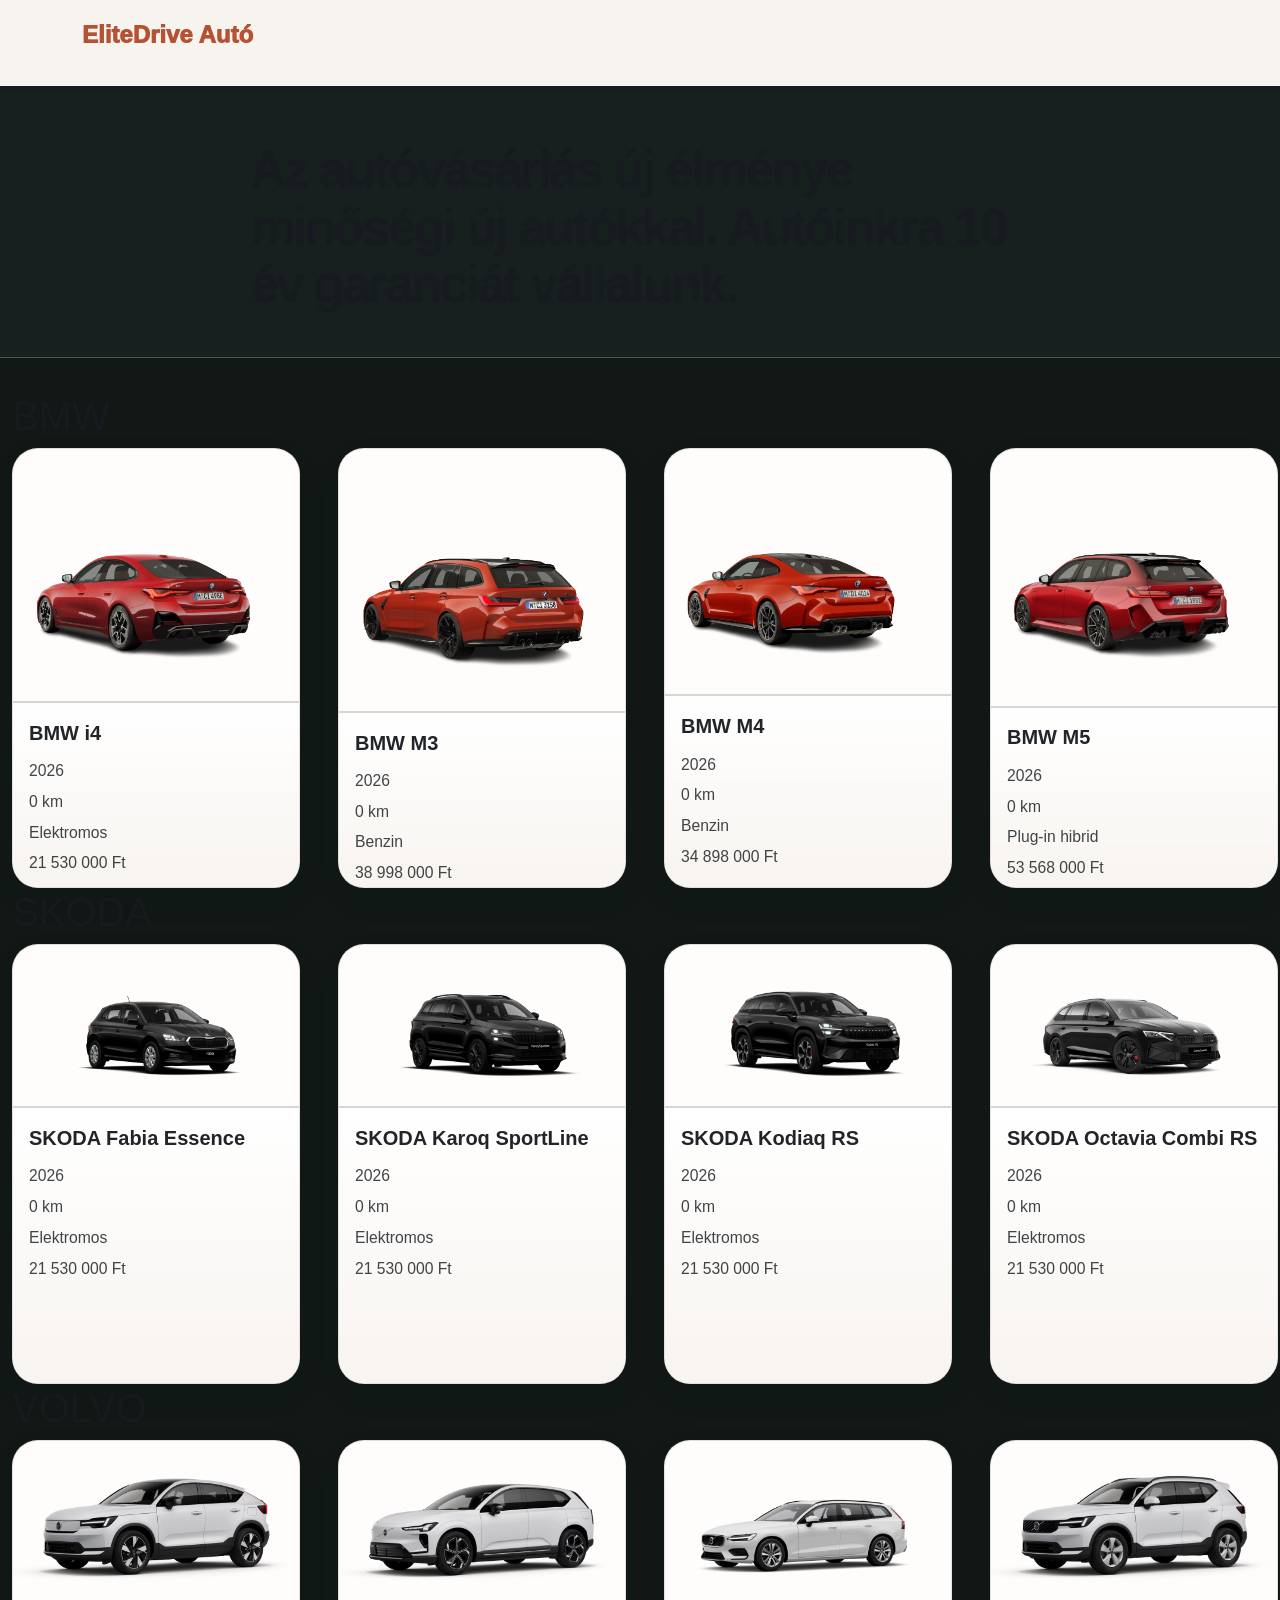
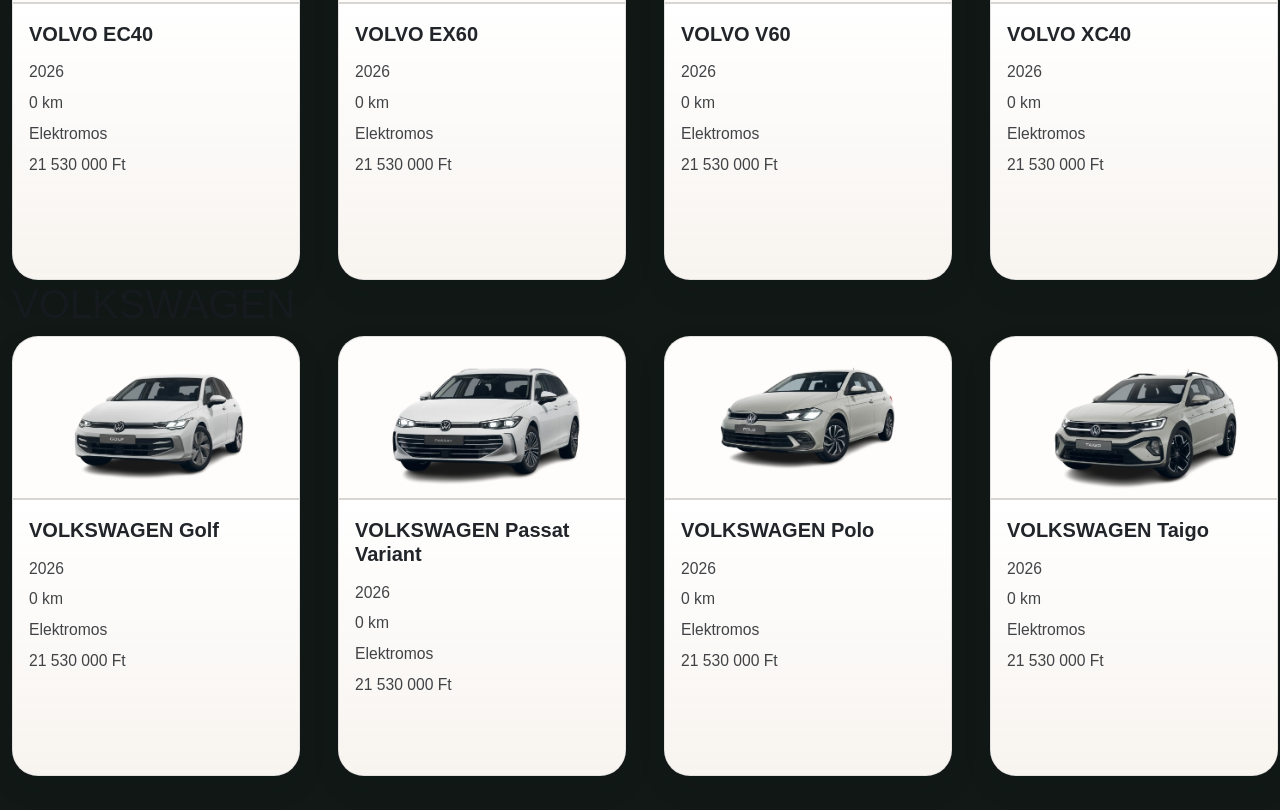
<file: weblap.html>
<!DOCTYPE html>
<html lang="hu">

<head>
    <meta charset="UTF-8">
    <meta name="viewport" content="width=device-width, initial-scale=1.0">
    <title>EliteDrive autóvásárlás</title>
    <link href="https://cdn.jsdelivr.net/npm/bootstrap@5.0.2/dist/css/bootstrap.min.css" rel="stylesheet">
    <link rel="stylesheet" href="style.css">
</head>

<body>
    <nav class="navbar navbar-expand py-3">
        <div class="container d-flex justify-content-between">
            <p class="marka">EliteDrive Autó</p>
        </div>
    </nav>
    <div class="bemutatkozas">
        <h1>Az autóvásárlás új élménye minőségi új autókkal. Autóinkra 10 év garanciát vállalunk. </h1>
    </div>
    <div class="keszlet">
        <div class="container">
            <h1 id="ar">BMW</h1>
            <div class="row row-cols-lg-4 row-cols-md-2 row-cols-1 g-5">
                <div class="col">
                    <div class="card" style="width: 18rem;">
                        <img src="Pics/BMWi4bgremoved.png" class="card-img-top" alt="...">
                        <div class="card-body">
                            <h5 class="card-title">BMW i4</h5>
                            <p class="card-text">2026</p>
                            <p class="card-text">0 km</p>
                            <p class="card-text">Elektromos</p>
                            <p class="card-text" id="ar">21 530 000 Ft</p><br><br><br><br>
                            <a href="#" class="btn btn-light">Megnézem</a>
                        </div>
                    </div>
                </div>
                <div class="col">
                    <div class="card" style="width: 18rem;">
                        <img src="Pics/BMWM3bgremoved.png" class="card-img-top" alt="...">
                        <div class="card-body">
                            <h5 class="card-title">BMW M3</h5>
                            <p class="card-text">2026</p>
                            <p class="card-text">0 km</p>
                            <p class="card-text">Benzin</p>
                            <p class="card-text" id="ar">38 998 000 Ft</p><br><br><br><br>
                            <a href="#" class="btn btn-light">Megnézem</a>
                        </div>
                    </div>
                </div>
                <div class="col">
                    <div class="card" style="width: 18rem;">
                        <img src="Pics/BMWM4bgremoved.png" class="card-img-top" alt="...">
                        <div class="card-body">
                            <h5 class="card-title">BMW M4</h5>
                            <p class="card-text">2026</p>
                            <p class="card-text">0 km</p>
                            <p class="card-text">Benzin</p>
                            <p class="card-text" id="ar">34 898 000 Ft</p><br><br><br><br>
                            <a href="#" class="btn btn-light">Megnézem</a>
                        </div>
                    </div>
                </div>
                <div class="col">
                    <div class="card" style="width: 18rem;">
                        <img src="Pics/BMWM5bgremoved.png" class="card-img-top" alt="...">
                        <div class="card-body">
                            <h5 class="card-title">BMW M5</h5>
                            <p class="card-text">2026</p>
                            <p class="card-text">0 km</p>
                            <p class="card-text">Plug-in hibrid</p>
                            <p class="card-text" id="ar">53 568 000 Ft</p><br><br><br><br>
                            <a href="#" class="btn btn-light">Megnézem</a>
                        </div>
                    </div>
                </div>
            </div>
            <h1 id="ar">SKODA</h1>
            <div class="row row-cols-lg-4 row-cols-md-2 row-cols-1 g-5">
                <div class="col">
                    <div class="card" style="width: 18rem;">
                        <img src="Pics/SkodaFabiaEssence.png" class="card-img-top" alt="...">
                        <div class="card-body">
                            <h5 class="card-title">SKODA Fabia Essence</h5>
                            <p class="card-text">2026</p>
                            <p class="card-text">0 km</p>
                            <p class="card-text">Elektromos</p>
                            <p class="card-text" id="ar">21 530 000 Ft</p><br><br><br><br>
                            <a href="#" class="btn btn-light">Megnézem</a>
                        </div>
                    </div>
                </div>
                <div class="col">
                    <div class="card" style="width: 18rem;">
                        <img src="Pics/SkodaKaroqSportline.png" class="card-img-top" alt="...">
                        <div class="card-body">
                            <h5 class="card-title">SKODA Karoq SportLine</h5>
                            <p class="card-text">2026</p>
                            <p class="card-text">0 km</p>
                            <p class="card-text">Elektromos</p>
                            <p class="card-text" id="ar">21 530 000 Ft</p><br><br><br><br>
                            <a href="#" class="btn btn-light">Megnézem</a>
                        </div>
                    </div>
                </div>
                <div class="col">
                    <div class="card" style="width: 18rem;">
                        <img src="Pics/SkodaKodiaqRS.png" class="card-img-top" alt="...">
                        <div class="card-body">
                            <h5 class="card-title">SKODA Kodiaq RS</h5>
                            <p class="card-text">2026</p>
                            <p class="card-text">0 km</p>
                            <p class="card-text">Elektromos</p>
                            <p class="card-text" id="ar">21 530 000 Ft</p><br><br><br><br>
                            <a href="#" class="btn btn-light">Megnézem</a>
                        </div>
                    </div>
                </div>
                <div class="col">
                    <div class="card" style="width: 18rem;">
                        <img src="Pics/SkodaOctaviaCombiRS.png" class="card-img-top" alt="...">
                        <div class="card-body">
                            <h5 class="card-title">SKODA Octavia Combi RS</h5>
                            <p class="card-text">2026</p>
                            <p class="card-text">0 km</p>
                            <p class="card-text">Elektromos</p>
                            <p class="card-text" id="ar">21 530 000 Ft</p><br><br><br><br>
                            <a href="#" class="btn btn-light">Megnézem</a>
                        </div>
                    </div>
                </div>
            </div>
            <h1 id="ar">VOLVO</h1>
            <div class="row row-cols-lg-4 row-cols-md-2 row-cols-1 g-5">
                <div class="col">
                    <div class="card" style="width: 18rem;">
                        <img src="Pics/volvoEC40.avif" class="card-img-top" alt="...">
                        <div class="card-body">
                            <h5 class="card-title">VOLVO EC40</h5>
                            <p class="card-text">2026</p>
                            <p class="card-text">0 km</p>
                            <p class="card-text">Elektromos</p>
                            <p class="card-text" id="ar">21 530 000 Ft</p><br><br><br><br>
                            <a href="#" class="btn btn-light">Megnézem</a>
                        </div>
                    </div>
                </div>
                <div class="col">
                    <div class="card" style="width: 18rem;">
                        <img src="Pics/volvoEX60.avif" class="card-img-top" alt="...">
                        <div class="card-body">
                            <h5 class="card-title">VOLVO EX60</h5>
                            <p class="card-text">2026</p>
                            <p class="card-text">0 km</p>
                            <p class="card-text">Elektromos</p>
                            <p class="card-text" id="ar">21 530 000 Ft</p><br><br><br><br>
                            <a href="#" class="btn btn-light">Megnézem</a>
                        </div>
                    </div>
                </div>
                <div class="col">
                    <div class="card" style="width: 18rem;">
                        <img src="Pics/volvoV60.png" class="card-img-top" alt="...">
                        <div class="card-body">
                            <h5 class="card-title">VOLVO V60</h5>
                            <p class="card-text">2026</p>
                            <p class="card-text">0 km</p>
                            <p class="card-text">Elektromos</p>
                            <p class="card-text" id="ar">21 530 000 Ft</p><br><br><br><br>
                            <a href="#" class="btn btn-light">Megnézem</a>
                        </div>
                    </div>
                </div>
                <div class="col">
                    <div class="card" style="width: 18rem;">
                        <img src="Pics/volvoXC40.avif" class="card-img-top" alt="...">
                        <div class="card-body">
                            <h5 class="card-title">VOLVO XC40</h5>
                            <p class="card-text">2026</p>
                            <p class="card-text">0 km</p>
                            <p class="card-text">Elektromos</p>
                            <p class="card-text" id="ar">21 530 000 Ft</p><br><br><br><br>
                            <a href="#" class="btn btn-light">Megnézem</a>
                        </div>
                    </div>
                </div>
            </div>
            <h1 id="ar">VOLKSWAGEN</h1>
            <div class="row row-cols-lg-4 row-cols-md-2 row-cols-1 g-5">
                <div class="col">
                    <div class="card" style="width: 18rem;">
                        <img src="Pics/vw_golf.png" class="card-img-top" alt="...">
                        <div class="card-body">
                            <h5 class="card-title">VOLKSWAGEN Golf</h5>
                            <p class="card-text">2026</p>
                            <p class="card-text">0 km</p>
                            <p class="card-text">Elektromos</p>
                            <p class="card-text" id="ar">21 530 000 Ft</p><br><br><br><br>
                            <a href="#" class="btn btn-light">Megnézem</a>
                        </div>
                    </div>
                </div>
                <div class="col">
                    <div class="card" style="width: 18rem;">
                        <img src="Pics/vw_passat_variant.png" class="card-img-top" alt="...">
                        <div class="card-body">
                            <h5 class="card-title">VOLKSWAGEN Passat Variant</h5>
                            <p class="card-text">2026</p>
                            <p class="card-text">0 km</p>
                            <p class="card-text">Elektromos</p>
                            <p class="card-text" id="ar">21 530 000 Ft</p><br><br><br><br>
                            <a href="#" class="btn btn-light">Megnézem</a>
                        </div>
                    </div>
                </div>
                <div class="col">
                    <div class="card" style="width: 18rem;">
                        <img src="Pics/vw_polo.png" class="card-img-top" alt="...">
                        <div class="card-body">
                            <h5 class="card-title">VOLKSWAGEN Polo</h5>
                            <p class="card-text">2026</p>
                            <p class="card-text">0 km</p>
                            <p class="card-text">Elektromos</p>
                            <p class="card-text" id="ar">21 530 000 Ft</p><br><br><br><br>
                            <a href="#" class="btn btn-light">Megnézem</a>
                        </div>
                    </div>
                </div>
                <div class="col">
                    <div class="card" style="width: 18rem;">
                        <img src="Pics/vw_taigo.png" class="card-img-top" alt="...">
                        <div class="card-body">
                            <h5 class="card-title">VOLKSWAGEN Taigo</h5>
                            <p class="card-text">2026</p>
                            <p class="card-text">0 km</p>
                            <p class="card-text">Elektromos</p>
                            <p class="card-text" id="ar">21 530 000 Ft</p><br><br><br><br>
                            <a href="#" class="btn btn-light">Megnézem</a>
                        </div>
                    </div>
                </div>
            </div>
        </div>
    </div>
</body>

</html>
</file>
<file: style.css>
:root {
    --ink: #171b1f;
    --paper: #f7f3ee;
    --panel: #fffdfb;
    --rust: #b55234;
    --rust-deep: #8f3c29;
    --olive: #5f6f4b;
    --olive-soft: #e7ecdf;
    --line: rgba(23, 27, 31, 0.12);
    --shadow: rgba(20, 24, 28, 0.12);
}

* {
    box-sizing: border-box;
}

body {
    background: linear-gradient(180deg, #f8f5f1 0%, #f2eee8 100%);
    color: var(--ink);
    font-family: "Segoe UI", Tahoma, Geneva, Verdana, sans-serif;
    line-height: 1.6;
}

.catalog-page {
    background: #111816;
    color: #f7f3ee;
}

.dark-theme {
    background: #111816;
    color: #f7f3ee;
}

footer {
    height: auto;
    text-align: center;
    border-bottom: 3px solid var(--ink);
    border-top: 3px solid var(--ink);
    padding: 32px 20px;
    background: rgba(255, 255, 255, 0.18);
}

footer p {
    margin-bottom: 0;
}

.dark-theme footer {
    border-color: #a9bd8e;
    background: #18201f;
    color: #f7f3ee;
}

.dark-theme footer p {
    color: rgba(247, 243, 238, 0.76);
}

.sajat-modal {
    width: 625px;
    max-width: 90%;
}

.bemutatkozas {
    padding: 52px 20px 44px;
    background: #18201f;
    color: #f7f3ee;
    border-bottom: 1px solid rgba(169, 189, 142, 0.35);
    margin: auto;
    text-align: left;
}

.bemutatkozas h1 {
    max-width: 1000px;
    margin: 0 auto;
    padding-left: 110px;
    padding-right: 80px;
    font-size: clamp(2rem, 4vw, 3.4rem);
    line-height: 1.12;
    font-weight: 800;
    letter-spacing: -0.05em;
}

.dark-theme .bemutatkozas h1 {
    color: #f7f3ee;
}

.cols {
    padding-top: 18px;
    padding-bottom: 18px;
    display: flex;
}

.keszlet {
    padding-top: 34px;
    padding-bottom: 34px;
    width: 100%;
    margin: auto;
    background-color: #111816;
}

.keszlet .container {
    max-width: 1280px;
}

.row {
    align-items: stretch;
}

h1, p {
    color: var(--ink);
}

.navbar {
    background: rgba(247, 243, 238, 0.96);
    border-bottom: 3px solid var(--ink);
    backdrop-filter: blur(8px);
    position: sticky;
    top: 0;
    z-index: 10;
}

.dark-theme .navbar {
    padding: 1rem max(1.25rem, calc((100vw - 1280px) / 2));
    background: #18201f;
    border-bottom: 3px solid #a9bd8e;
}

.dark-theme .navbar .marka {
    color: #e5a181;
}

.dark-theme .navbar .marka:hover {
    color: #a9bd8e;
}

.dark-theme nav ul {
    gap: 2rem;
}

nav ul {
    display: flex;
    align-items: center;
    gap: 1.7rem;
    list-style: none;
    margin: 0;
    padding: 0;
}

nav ul li {
    display: inline-block;
    padding-left: 0;
}

nav ul li a {
    text-decoration: none;
}

.marka {
    font-weight: 1000;
    font-size: x-large;
    color: var(--rust);
    transition: color 0.2s ease, transform 0.2s ease;
}

.marka:hover {
    color: var(--olive);
}

.figyelem {
    font-weight: 1000;
    font-size: x-large;
    color: #a00000;
}

.auto-card {
    width: 100%;
    height: 470px !important;
    display: flex;
    flex-direction: column;
    overflow: hidden;
    border: 0;
    border-radius: 8px;
    background: #18201f;
    color: #f7f3ee;
    box-shadow: 0 14px 30px rgba(23, 27, 31, 0.18);
    transition: transform 0.24s ease, box-shadow 0.24s ease;
}

.keszlet .auto-card {
    height: 470px !important;
    border: 1px solid rgba(169, 189, 142, 0.18);
    border-radius: 8px;
    background: #141b19;
    color: #f7f3ee;
    box-shadow: 0 14px 30px rgba(0, 0, 0, 0.28);
}

.card {
    height: 440px !important;
    width: 100%;
    display: flex;
    flex-direction: column;
    border: 1px solid var(--line);
    border-radius: 26px;
    overflow: hidden;
    box-shadow: 0 12px 28px rgba(23, 27, 31, 0.10);
    transition: transform 0.2s ease, box-shadow 0.2s ease, border-color 0.2s ease;
    background: var(--panel);
}

.card:hover {
    transform: translateY(-8px);
    border-color: rgba(181, 82, 52, 0.32);
    box-shadow: 0 18px 36px rgba(23, 27, 31, 0.14);
}

.auto-card:hover {
    transform: translateY(-6px);
    box-shadow: 0 22px 40px rgba(23, 27, 31, 0.24);
}

.auto-card > .card-img-top {
    flex: 0 0 220px;
    width: 100%;
    height: 220px !important;
    padding: 1.25rem;
    object-fit: contain;
    background-color: #27322e;
    background-image: linear-gradient(135deg, transparent 49.7%, rgba(247, 243, 238, 0.025) 50%, transparent 50.3%), linear-gradient(45deg, transparent 49.7%, rgba(247, 243, 238, 0.02) 50%, transparent 50.3%);
    border-bottom: 4px solid #a9bd8e;
}

.card-body {
    border-top: 2px solid rgba(23, 27, 31, 0.14);
    display: flex;
    flex: 1;
    flex-direction: column;
    justify-content: flex-start;
    gap: 0.35rem;
    padding: 1.1rem 1rem 1.15rem;
    min-height: 180px;
    background: linear-gradient(180deg, #ffffff 0%, rgba(247, 243, 238, 0.9) 100%);
}

.auto-card .card-body {
    min-height: 0;
    padding: 1rem 1.15rem 1.15rem;
    gap: 0.25rem;
    border-top: 0;
    background: #141b19;
    color: #f7f3ee;
}

.auto-card .card-body > br {
    display: none;
}

.auto-card .card-title {
    min-height: 2.5rem;
    margin: 0 0 0.25rem;
    color: #fffdfb;
    font-size: 1.18rem;
    line-height: 1.2;
    text-align: left;
}

.card-text {
    float: none;
    padding-left: 0;
    margin-bottom: 0;
    color: rgba(23, 27, 31, 0.82);
    font-size: 0.98rem;
}

.auto-card .card-text {
    display: flex;
    align-items: center;
    gap: 0.65rem;
    color: rgba(247, 243, 238, 0.76);
    font-size: 0.88rem;
    line-height: 1.35;
}

.auto-card .card-text i {
    width: 1rem;
    color: #a9bd8e;
    text-align: center;
}

.auto-card .card-text.ar {
    margin-top: auto;
    padding-top: 0.45rem;
    color: #e5a181;
    font-size: 1.35rem;
    line-height: 1.2;
}

.card-title {
    font-weight: bolder;
    margin-bottom: 0.5rem;
}

.btn {
    display: inline-flex;
    justify-content: center;
    align-items: center;
    gap: 0.5rem;
    background: linear-gradient(135deg, var(--rust), #cc6c4d);
    color: var(--paper);
    border: none;
    border-radius: 12px;
    font-weight: 700;
    transition: transform 0.2s ease, background 0.2s ease, box-shadow 0.2s ease;
    box-shadow: 0 8px 18px rgba(181, 82, 52, 0.18);
}

.btn:hover {
    background: linear-gradient(135deg, var(--olive), #778d5b);
    color: var(--paper);
    transform: translateY(-2px);
    box-shadow: 0 12px 22px rgba(95, 111, 75, 0.2);
}

.kereses {
    border-bottom: 1px solid rgba(169, 189, 142, 0.35);
    width: 100%;
    padding: 28px max(1.25rem, calc((100vw - 1280px) / 2)) 32px;
    background: #202a27;
}

.kereses h1 {
    margin-bottom: 1rem;
    font-size: clamp(1.5rem, 3vw, 2.3rem);
}

.dark-theme .kereses h1 {
    color: #f7f3ee;
}

.keresesmezo {
    width: min(100%, 320px);
    border-radius: 14px;
    border: 1px solid var(--line);
    box-shadow: 0 6px 18px rgba(23, 27, 31, 0.04);
}

.catalog-page .keresesmezo .form-control {
    border-color: #56645a;
    background: #202a27;
    color: #f7f3ee;
    color-scheme: dark;
}

.catalog-page .keresesmezo .form-control::placeholder {
    color: #aab4aa;
    opacity: 1;
}

.catalog-page .keresesmezo .form-control:focus {
    border-color: #a9bd8e;
    box-shadow: 0 0 0 0.2rem rgba(169, 189, 142, 0.25);
}

.catalog-page .keresesmezo .btn {
    flex: 0 0 48px;
    width: 48px;
    border-radius: 0 12px 12px 0;
    border: 1px solid #a9bd8e;
    background: #a9bd8e;
    color: #18201f;
    box-shadow: none;
}

.catalog-page .keresesmezo .btn:hover {
    border-color: #d3dfc5;
    background: #d3dfc5;
    color: #18201f;
    transform: none;
    box-shadow: none;
}

.catalog-page .search-status {
    width: min(100%, 320px);
    margin: 0.75rem 0 0;
    color: #f2a08d;
}

.gomb {
    margin-left: auto;
    margin-right: auto;
    margin-top: auto;
    width: 72%;
    padding-top: 0.7rem;
    padding-bottom: 0.7rem;
}

.auto-card .gomb {
    width: 100%;
    margin: 0.55rem 0 0;
    padding: 0.68rem 0.9rem;
    border: 1px solid #a9bd8e;
    border-radius: 4px;
    background: #a9bd8e;
    color: #18201f;
    box-shadow: none;
}

.auto-card .gomb:hover {
    border-color: #d3dfc5;
    background: #d3dfc5;
    color: #18201f;
    box-shadow: none;
}

.ar {
    color: var(--rust);
    font-weight: 750;
    font-size: clamp(1.6rem, 2vw, 2.3rem);
    padding-left: 0;
}

.modelek {
    font-size: 20px;
    text-align: center;
}

.foglalas {
    padding-top: 0;
    width: 100%;
    margin: auto;
    background-color: transparent;
    height: auto;
}

.booking-panel {
    padding: 2rem 1.5rem;
    border: 1px solid rgba(169, 189, 142, 0.3);
    border-radius: 8px;
    background: #18201f;
    box-shadow: 0 18px 36px rgba(0, 0, 0, 0.22);
}

.booking-form {
    display: block;
}

.booking-form h1 {
    margin-bottom: 1.5rem;
    color: #e5a181;
    font-size: 1.7rem;
}

.booking-form .form-label,
.booking-form label {
    color: #f7f3ee;
}

.booking-page .booking-form .form-control {
    border: 1px solid #56645a;
    border-radius: 6px;
    background: #202a27;
    color: #f7f3ee;
    color-scheme: dark;
}

.booking-page .booking-form .form-control::placeholder {
    color: #aab4aa;
    opacity: 1;
}

.booking-page .booking-form select.form-control option {
    background: #202a27;
    color: #f7f3ee;
}

.booking-page .booking-form .form-control:focus {
    border-color: #a9bd8e;
    box-shadow: 0 0 0 0.2rem rgba(169, 189, 142, 0.25);
}

.booking-page .booking-form .btn,
.booking-page .success-panel .btn {
    width: 100%;
    justify-content: center;
    margin-top: 0.75rem;
    border: 1px solid #a9bd8e;
    border-radius: 4px;
    background: #a9bd8e;
    color: #18201f;
    box-shadow: none;
}

.booking-page .booking-form .btn:hover,
.booking-page .success-panel .btn:hover {
    border-color: #d3dfc5;
    background: #d3dfc5;
    color: #18201f;
    box-shadow: none;
}

.booking-main {
    display: flex;
    min-height: calc(100vh - 300px);
    flex-direction: column;
    justify-content: center;
    gap: 1.5rem;
    padding: 2.5rem 1.25rem;
}

.success-panel {
    padding: 4rem 1rem;
    border: 1px solid rgba(169, 189, 142, 0.3);
    border-radius: 8px;
    background: #18201f;
    color: #f7f3ee;
}

.booking-page #sikeres {
    width: min(100%, 680px);
    margin: auto;
    text-align: center;
    padding: 3rem 1.5rem;
}

.booking-page #sikeres h1 {
    color: #e5a181;
}

.idopont {
    margin: auto;
    width: min(100%, 980px);
}

.modal-content {
    overflow: hidden;
    border: 1px solid rgba(169, 189, 142, 0.36);
    border-radius: 8px;
    background: #18201f;
    color: #f7f3ee;
    box-shadow: 0 24px 60px rgba(0, 0, 0, 0.42);
}

.modal-content h1,
.modal-content h2,
.modal-content h3,
.modal-content p,
.modal-content th,
.modal-content td,
.modal-content label {
    color: #f7f3ee;
}

.modal-content .modal-title {
    color: #e5a181;
}

.modal-content a {
    color: #e5a181;
}

.modal-content a:hover {
    color: #f2c0a7;
}

.modal-content .figyelem {
    color: #f2a08d;
}

.modal-content .table {
    --bs-table-bg: transparent;
    --bs-table-color: #f7f3ee;
    --bs-table-border-color: rgba(169, 189, 142, 0.28);
    color: #f7f3ee;
}

.modal-header {
    border-bottom: 1px solid rgba(169, 189, 142, 0.3);
    background: #202a27;
}

.modal-footer {
    border-top: 1px solid rgba(169, 189, 142, 0.3);
    background: #202a27;
    gap: 0.75rem;
}

.modal-content .btn-close {
    filter: invert(1) grayscale(1) brightness(1.8);
    opacity: 0.85;
}

.modal-content .btn-close:hover {
    opacity: 1;
}

.modal-content .modal-footer .btn {
    border: 1px solid #a9bd8e;
    border-radius: 4px;
    background: #a9bd8e;
    color: #18201f;
    box-shadow: none;
}

.modal-content .modal-footer .btn:hover {
    background: #d3dfc5;
    color: #18201f;
}

.modal-content .modal-footer .gomb,
.modal-content .modal-footer .booking-link {
    flex: 1 1 0;
    width: auto;
    min-width: 0;
    height: 48px;
    min-height: 48px;
    margin: 0;
    padding: 0.5rem 0.65rem;
    line-height: 1.25;
    white-space: nowrap;
    text-align: center;
    text-decoration: none;
}

.form-control {
    border-radius: 12px;
    border: 1px solid var(--line);
}

.form-control:focus {
    border-color: rgba(181, 82, 52, 0.7);
    box-shadow: 0 0 0 0.2rem rgba(181, 82, 52, 0.15);
}

@media (max-width: 992px) {
    .bemutatkozas h1 {
        padding-left: 30px;
        padding-right: 20px;
    }

    .kereses {
        padding-left: 30px;
        padding-right: 30px;
    }

    .idopont {
        width: 90%;
    }
}

@media (max-width: 576px) {
    nav ul {
        flex-direction: column;
        align-items: flex-start;
        gap: 0.5rem;
    }

    .navbar {
        padding-left: 15px;
    }

    .dark-theme .navbar {
        padding: 0.85rem 1rem;
    }

    .dark-theme nav ul {
        gap: 1rem;
    }

    .catalog-page .kereses {
        padding: 24px 1rem 28px;
    }

    .card {
        width: 100% !important;
    }

    .gomb {
        margin-left: 0;
        width: 100%;
    }

    .foglalas {
        width: 100%;
    }

    .booking-page .idopont {
        width: 100%;
    }
}
/*--ink:#1b1f23; --paper:#f6f3ec; --line:#1b1f23;
    --rust:#b5502e; --olive:#5c6b47; --panel:#fffdf8;*/
</file>
